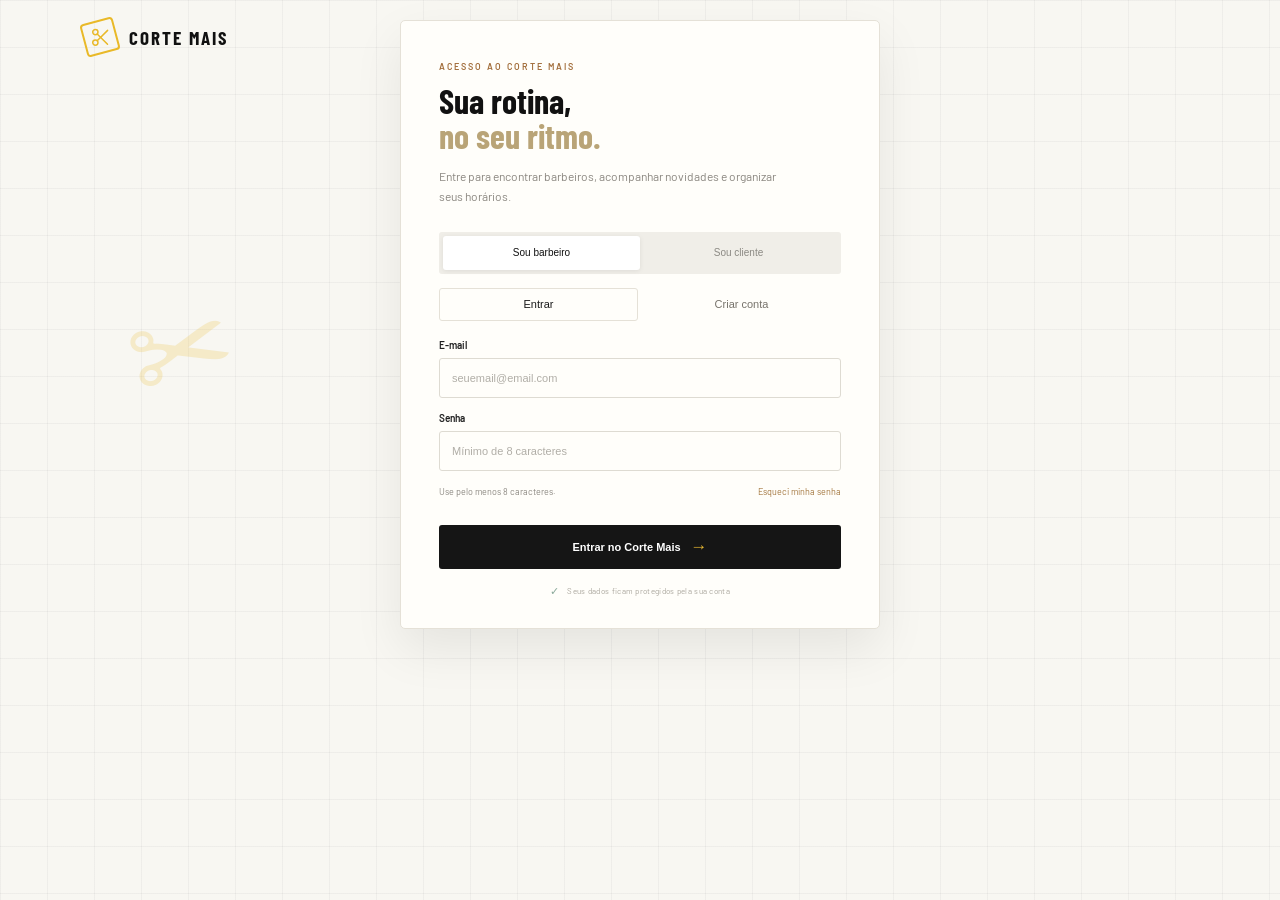
<file: index.html>
<!DOCTYPE html>
<html lang="pt-BR">

<head>
    <meta charset="UTF-8">
    <meta name="viewport" content="width=device-width, initial-scale=1.0">
    <meta name="description" content="Entre ou crie sua conta no Corte Mais">
    <title>Corte Mais | Acesso</title>
    <link rel="preconnect" href="https://fonts.googleapis.com">
    <link rel="preconnect" href="https://fonts.gstatic.com" crossorigin>
    <link href="https://fonts.googleapis.com/css2?family=Barlow:wght@400;500;600;700&family=Barlow+Condensed:wght@500;600;700&display=swap" rel="stylesheet">
    <link rel="stylesheet" href="style.css?v=20261117-1">
</head>

<body>
    <main class="pagina-login">
        <header class="marca">
            <div class="icone-marca" aria-hidden="true">
                <svg viewBox="0 0 24 24" focusable="false">
                    <circle cx="6" cy="6" r="3"></circle>
                    <circle cx="6" cy="18" r="3"></circle>
                    <path d="m8.1 8.1 11.8 11.8M20 4 8.1 15.9M12 12l3-3"></path>
                </svg>
            </div>
            <div class="texto-marca"><h1>CORTE MAIS</h1></div>
        </header>

        <div class="decoracao-tesoura" aria-hidden="true">✂</div>

        <section class="cartao-login">
            <div class="cabecalho-login">
                <span class="rotulo-login">ACESSO AO CORTE MAIS</span>
                <h2 id="titulo-acesso">Sua rotina,<br><span>no seu ritmo.</span></h2>
                <p id="descricao-acesso">Entre para encontrar barbeiros, acompanhar novidades e organizar seus horários.</p>
            </div>

            <div class="tipo-acesso" role="tablist" aria-label="Tipo de conta">
                <button type="button" class="opcao-acesso ativo" role="tab" aria-selected="true" data-role="barber">Sou barbeiro</button>
                <button type="button" class="opcao-acesso" role="tab" aria-selected="false" data-role="customer">Sou cliente</button>
            </div>

            <div class="modo-acesso" role="group" aria-label="Ação da conta">
                <button type="button" class="modo-acesso-ativo" id="modo-entrar">Entrar</button>
                <button type="button" id="modo-criar">Criar conta</button>
            </div>

            <form class="formulario-login" id="formulario-acesso">
                <div class="grupo-formulario campo-cadastro" id="campo-nome" hidden>
                    <label for="full-name">Nome</label>
                    <input type="text" id="full-name" name="full_name" autocomplete="name" maxlength="100">
                </div>
                <div class="grupo-formulario campo-cadastro" id="campo-barbearia" hidden>
                    <label for="shop-name">Nome da barbearia</label>
                    <input type="text" id="shop-name" name="shop_name" maxlength="100">
                </div>
                <div class="grupo-formulario">
                    <label for="email">E-mail</label>
                    <input type="email" id="email" name="email" placeholder="seuemail@email.com" autocomplete="email" required>
                </div>
                <div class="grupo-formulario">
                    <label for="password">Senha</label>
                    <div class="campo-senha">
                        <input type="password" id="password" name="password" placeholder="Mínimo de 8 caracteres" autocomplete="current-password" minlength="8" required>
                    </div>
                </div>

                <div class="opcoes-formulario" id="opcoes-login">
                    <span class="dica-senha">Use pelo menos 8 caracteres.</span>
                    <button type="button" class="esqueci-senha" id="recuperar-senha">Esqueci minha senha</button>
                </div>

                <p class="erro-login" id="status-acesso" role="status" aria-live="polite" hidden></p>
                <button type="button" class="esqueci-senha" id="reenviar-confirmacao" hidden>Reenviar e-mail de confirmação</button>
                <button type="submit" class="botao-login" id="botao-acesso">
                    <span>Entrar no Corte Mais</span>
                    <span class="seta" aria-hidden="true">→</span>
                </button>
            </form>

            <div class="mensagem-seguranca">
                <span aria-hidden="true">✓</span>
                <span>Seus dados ficam protegidos pela sua conta</span>
            </div>
        </section>
    </main>
    <script type="module" src="index.js?v=20261117-1"></script>
</body>

</html>
</file>
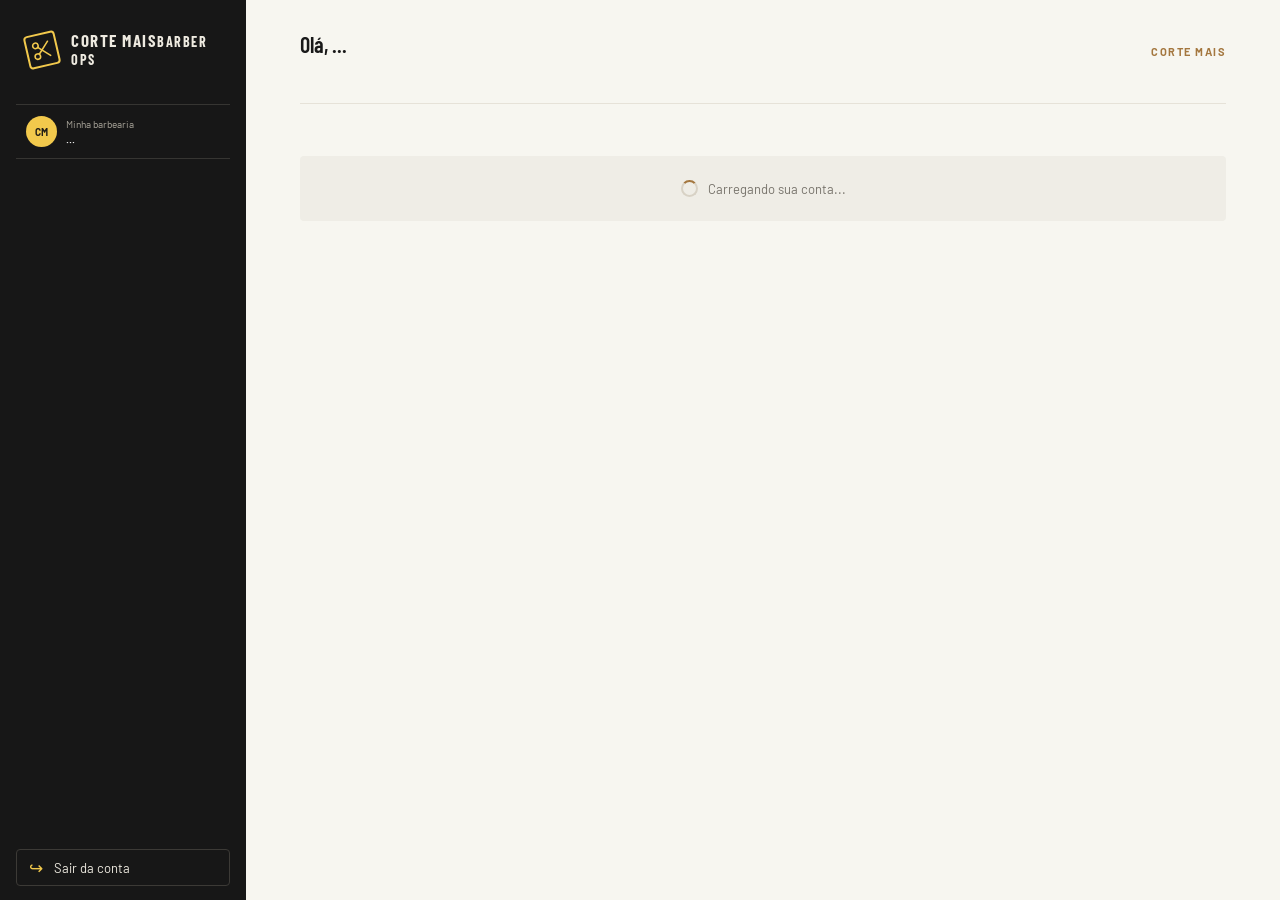
<file: home.html>
<!DOCTYPE html>
<html lang="pt-BR">

<head>
    <meta charset="UTF-8">
    <meta name="viewport" content="width=device-width, initial-scale=1.0">
    <meta name="description" content="Área de clientes e barbeiros do Corte Mais">
    <title>Corte Mais | Painel</title>
    <link rel="preconnect" href="https://fonts.googleapis.com">
    <link rel="preconnect" href="https://fonts.gstatic.com" crossorigin>
    <link href="https://fonts.googleapis.com/css2?family=Barlow:wght@400;500;600;700&family=Barlow+Condensed:wght@500;600;700&display=swap" rel="stylesheet">
    <link rel="stylesheet" href="app.css?v=20261117-5">
    <link rel="stylesheet" href="home.css?v=20261117-5">
</head>

<body class="painel-aplicativo">
    <div class="estrutura-painel">
            <aside class="barra-lateral" aria-label="Navegação principal">
                <a class="marca-painel" href="home.html" aria-label="Corte Mais, início">
                    <span class="simbolo-marca" aria-hidden="true">
                        <svg viewBox="0 0 24 24" focusable="false">
                            <circle cx="6" cy="6" r="3"></circle>
                            <circle cx="6" cy="18" r="3"></circle>
                            <path d="m8.1 8.1 11.8 11.8M20 4 8.1 15.9M12 12l3-3"></path>
                        </svg>
                    </span>
                    <span class="nome-marca">CORTE MAIS<small>BARBER OPS</small></span>
                </a>
                <div class="seletor-negocio" aria-label="Conta atual">
                    <span class="avatar avatar-negocio" id="business-avatar">CM</span>
                    <span class="dados-negocio"><small id="business-name">Minha barbearia</small><strong id="user-name">...</strong></span>
                </div>
                <nav class="navegacao-painel" id="app-nav" aria-label="Navegação do painel"></nav>
                <button class="botao-sair" id="sign-out" type="button"><span aria-hidden="true">↪</span> Sair da conta</button>
            </aside>
            <div class="area-aplicativo">
                <header class="barra-superior">
                    <div class="saudacao-topo">
                        <span class="data-atual" id="today-date"></span>
                        <p>Olá, <strong id="greeting-name">...</strong></p>
                    </div>
                    <div class="acoes-topo">
                        <span class="eyebrow" id="role-label">CORTE MAIS</span>
                        <button class="button button-quiet" id="sign-out-top" type="button">Sair</button>
                    </div>
                </header>
                <main class="conteudo-painel" id="app-main" tabindex="-1">
                    <p class="loading-state" role="status"><span class="loading-spinner" aria-hidden="true"></span>Carregando sua conta...</p>
                </main>
        </div>
    </div>
    <dialog id="app-dialog" class="dialogo-cliente" aria-label="Formulário do painel"></dialog>
    <div id="app-notice" class="aviso-flutuante" role="status" aria-live="polite"></div>
    <script type="module" src="home.js?v=20261117-6"></script>
</body>

</html>
</file>
<file: style.css>
* {
    margin: 0;
    padding: 0;
    box-sizing: border-box;
}

[hidden] {
    display: none !important;
}

html {
    font-size: 16px;
}

body {
    min-height: 100vh;
    font-family: "Barlow", "Segoe UI", sans-serif;
    color: #111111;
    background-color: #f8f7f2;
}

.pagina-login {
    position: relative;

    min-height: 100vh;

    display: flex;
    justify-content: center;
    align-items: flex-start;

    padding: 20px;

    overflow: hidden;

    background-color: #f8f7f2;

    /* Grade do fundo */
    background-image:
        linear-gradient(
            rgba(40, 40, 40, 0.045) 1px,
            transparent 1px
        ),
        linear-gradient(
            90deg,
            rgba(40, 40, 40, 0.045) 1px,
            transparent 1px
        );

    background-size: 47px 47px;
}

.marca {
    position: absolute;

    top: 20px;
    left: 6.5%;

    display: flex;
    align-items: center;

    gap: 12px;

    z-index: 2;
}

.icone-marca {
    width: 34px;
    height: 34px;

    border: 2px solid #e9b928;
    border-radius: 4px;

    display: flex;
    align-items: center;
    justify-content: center;

    transform: rotate(-15deg);
}

.icone-marca svg {
    width: 21px;
    height: 21px;

    fill: none;
    stroke: #e9b928;
    stroke-linecap: round;
    stroke-linejoin: round;
    stroke-width: 1.7;

    transform: rotate(15deg);
}

.texto-marca h1 {
    font-family: "Barlow Condensed", "Barlow", sans-serif;
    font-size: 19px;
    font-weight: 700;
    letter-spacing: 2px;
    line-height: 1;
}

.decoracao-tesoura {
    position: absolute;

    left: 10%;
    top: 30%;

    font-size: 125px;

    color: rgba(235, 195, 75, 0.25);

    transform: rotate(-15deg);

    user-select: none;
    pointer-events: none;
}


.cartao-login {
    width: 100%;
    max-width: 480px;

    margin-top: 0;

    padding: 40px 38px 30px;

    background-color: #fffefa;

    border: 1px solid #e5e1d7;

    border-radius: 5px;

    box-shadow:
        0 20px 50px rgba(0, 0, 0, 0.08);

    z-index: 1;
}


.cabecalho-login {
    margin-bottom: 26px;
}

.rotulo-login {
    display: block;

    margin-bottom: 12px;

    font-size: 9px;
    font-weight: 600;

    letter-spacing: 2px;

    color: #a36f3d;
}

.cabecalho-login h2 {
    font-family: "Barlow Condensed", "Barlow", sans-serif;
    font-size: 34px;
    font-weight: 700;

    line-height: 1.02;

    letter-spacing: 0;

    color: #111111;
}

.cabecalho-login h2 span {
    color: #b9a477;
}

.cabecalho-login p {
    max-width: 350px;

    margin-top: 14px;

    font-size: 12px;
    line-height: 1.6;

    color: #8b8780;
}


.tipo-acesso {
    display: grid;
    grid-template-columns: 1fr 1fr;

    padding: 4px;

    margin-bottom: 22px;

    background-color: #f0eee8;

    border-radius: 3px;
}

.opcao-acesso {
    height: 34px;

    border: none;
    border-radius: 3px;

    background: transparent;

    color: #8b8983;

    font-size: 10px;
    font-weight: 500;

    cursor: pointer;

    transition:
        background-color 0.2s ease,
        color 0.2s ease,
        box-shadow 0.2s ease;
}

.opcao-acesso.ativo {
    background-color: #ffffff;

    color: #111111;

    box-shadow:
        0 1px 5px rgba(0, 0, 0, 0.08);
}

.opcao-acesso:hover {
    color: #111111;
}


.formulario-login {
    display: flex;
    flex-direction: column;

    gap: 14px;
}

.erro-login {
    color: #a44435;
    font-size: 11px;
    line-height: 1.4;
}

.grupo-formulario {
    display: flex;
    flex-direction: column;

    gap: 7px;
}

.grupo-formulario label {
    font-size: 10px;
    font-weight: 600;

    color: #202020;
}

.grupo-formulario input {
    width: 100%;
    height: 40px;

    padding: 0 12px;

    border: 1px solid #dedbd2;
    border-radius: 3px;

    outline: none;

    background-color: #fffefa;

    color: #111111;

    font-size: 11px;

    transition:
        border-color 0.2s ease,
        box-shadow 0.2s ease;
}

.grupo-formulario input::placeholder {
    color: #b1aea7;
}

.grupo-formulario input:focus {
    border-color: #c59d4a;

    box-shadow:
        0 0 0 3px rgba(197, 157, 74, 0.12);
}


/* =========================================
   CAMPO DE SENHA
========================================= */

.campo-senha {
    position: relative;
}

.campo-senha input {
    padding-right: 40px;
}

.alternar-senha {
    position: absolute;

    top: 50%;
    right: 10px;

    transform: translateY(-50%);

    border: none;

    background: transparent;

    color: #99958d;

    cursor: pointer;

    font-size: 13px;
}


/* =========================================
   OPÇÕES
========================================= */

.opcoes-formulario {
    display: flex;
    align-items: center;
    justify-content: space-between;

    margin-top: 1px;

    font-size: 9px;
}

.manter-conectado {
    display: flex;
    align-items: center;

    gap: 7px;

    color: #8b8780;

    cursor: pointer;
}

.manter-conectado input {
    width: 14px;
    height: 14px;

    accent-color: #191919;

    cursor: pointer;
}

.esqueci-senha {
    color: #a4773f;

    text-decoration: none;

    transition: color 0.2s ease;
}

.modo-acesso {
    display: grid;
    grid-template-columns: 1fr 1fr;
    gap: 4px;
    margin: -8px 0 18px;
}

.modo-acesso button {
    min-height: 33px;
    border: 1px solid transparent;
    border-radius: 3px;
    color: #77736b;
    background: transparent;
    font-size: 11px;
}

.modo-acesso button:hover,
.modo-acesso button.modo-acesso-ativo {
    border-color: #e5e1d7;
    color: #191919;
    background: #fffefa;
}

.opcoes-formulario .dica-senha {
    color: #8b8780;
}

.opcoes-formulario .esqueci-senha {
    padding: 0;
    border: 0;
    background: transparent;
    font: inherit;
    cursor: pointer;
}

.opcoes-formulario .esqueci-senha:hover {
    color: #75562c;
}

.erro-login.status-erro {
    padding: 9px 10px;
    border-radius: 3px;
    color: #a44435;
    background: #f8e9e5;
}

.botao-login:disabled {
    cursor: wait;
    opacity: 0.65;
}

.botao-login[aria-busy="true"]::after,
.esqueci-senha[aria-busy="true"]::after {
    content: "";
    display: inline-block;
    width: 13px;
    height: 13px;
    margin-left: 7px;
    border: 2px solid currentColor;
    border-top-color: transparent;
    border-radius: 50%;
    vertical-align: middle;
    animation: corte-mais-spin 700ms linear infinite;
}

.botao-login[aria-busy="true"] .seta {
    display: none;
}

.esqueci-senha[aria-busy="true"] {
    cursor: wait;
    opacity: 0.65;
}

@keyframes corte-mais-spin {
    to { transform: rotate(360deg); }
}

.esqueci-senha:hover {
    color: #111111;
    text-decoration: underline;
}


/* =========================================
   BOTÃO
========================================= */

.botao-login {
    width: 100%;
    height: 44px;

    display: flex;
    align-items: center;
    justify-content: center;

    gap: 10px;

    margin-top: 14px;

    border: none;
    border-radius: 3px;

    background-color: #151515;

    color: #ffffff;

    font-size: 11px;
    font-weight: 600;

    cursor: pointer;

    transition:
        background-color 0.2s ease,
        transform 0.2s ease;
}

.botao-login .seta {
    color: #e4b531;

    font-size: 17px;
}

.botao-login:hover {
    background-color: #292929;

    transform: translateY(-1px);
}

.botao-login:active {
    transform: translateY(0);
}

.botao-login:focus-visible {
    outline: 3px solid rgba(228, 181, 49, 0.35);
    outline-offset: 2px;
}


/* =========================================
   DEMONSTRAÇÃO
========================================= */

.acesso-demonstracao {
    padding: 15px 0 17px;

    border-bottom: 1px solid #ebe8df;

    text-align: center;
}

.acesso-demonstracao p {
    font-size: 9px;

    color: #aaa59c;
}

.acesso-demonstracao strong {
    font-weight: 500;

    color: #8c887f;
}


/* =========================================
   SEGURANÇA
========================================= */

.mensagem-seguranca {
    display: flex;
    justify-content: center;
    align-items: center;

    gap: 8px;

    padding-top: 15px;

    font-size: 8px;

    color: #a9a59c;

    letter-spacing: 0.3px;
}

.mensagem-seguranca span:first-child {
    color: #8aa99a;

    font-size: 11px;
}


/* =========================================
   RESPONSIVIDADE
========================================= */

@media (max-width: 900px) {

    .marca {
        left: 30px;
    }

    .decoracao-tesoura {
        left: 3%;
        opacity: 0.5;
    }
}


@media (max-width: 600px) {

    .pagina-login {
        padding: 85px 15px 30px;
    }

    .marca {
        top: 20px;
        left: 20px;
    }

    .texto-marca h1 {
        font-size: 17px;
    }

    .decoracao-tesoura {
        display: none;
    }

    .cartao-login {
        padding: 30px 22px 25px;

        border-radius: 4px;
    }

    .cabecalho-login h2 {
        font-size: 29px;
    }

    .cabecalho-login p {
        font-size: 11px;
    }
}


@media (max-width: 380px) {

    .pagina-login {
        padding-left: 10px;
        padding-right: 10px;
    }

    .cartao-login {
        padding-left: 18px;
        padding-right: 18px;
    }

    .cabecalho-login h2 {
        font-size: 27px;
    }
}
</file>
<file: app.css>
:root {
    font-family: "Barlow", "Segoe UI", sans-serif;
    color: #191919;
    background: #f8f7f2;
    font-synthesis: none;
    text-rendering: optimizeLegibility;
}

* { box-sizing: border-box; }
body { min-width: 320px; min-height: 100vh; margin: 0; }
button, input, textarea, select { font: inherit; }
button { cursor: pointer; }
[hidden] { display: none !important; }

.app-shell { width: min(1120px, calc(100% - 32px)); margin: 0 auto; }
.app-header { min-height: 78px; display: flex; align-items: center; justify-content: space-between; gap: 16px; border-bottom: 1px solid #e5e1d7; }
.app-brand { display: inline-flex; align-items: center; gap: 10px; color: #191919; text-decoration: none; font-family: "Barlow Condensed", sans-serif; font-size: 21px; font-weight: 700; letter-spacing: 1.5px; }
.app-brand span { color: #a4773f; font-size: 25px; }
.app-user { display: flex; align-items: center; gap: 14px; color: #625e55; font-size: 14px; }
.app-nav { display: flex; gap: 8px; padding: 16px 0; border-bottom: 1px solid #e5e1d7; overflow-x: auto; }
.nav-button { border: 0; border-radius: 3px; padding: 10px 15px; color: #625e55; background: transparent; white-space: nowrap; }
.nav-button:hover, .nav-button.active { color: #191919; background: #ebe7dc; }
.app-main { padding: 28px 0 60px; }
.page-heading { display: flex; justify-content: space-between; align-items: flex-end; gap: 18px; margin-bottom: 22px; }
.eyebrow { display: block; margin-bottom: 7px; color: #a4773f; font-size: 11px; font-weight: 700; letter-spacing: 1.5px; }
h1, h2, h3, p { margin-top: 0; }
h1 { margin-bottom: 5px; font-family: "Barlow Condensed", sans-serif; font-size: clamp(28px, 5vw, 38px); }
h2 { margin-bottom: 6px; font-family: "Barlow Condensed", sans-serif; font-size: 25px; }
h3 { margin-bottom: 5px; font-size: 17px; }
.muted, .page-heading p { color: #77736b; }
.page-heading p { margin-bottom: 0; }
.button { display: inline-flex; align-items: center; justify-content: center; gap: 7px; min-height: 40px; padding: 9px 15px; border: 1px solid #d8d2c5; border-radius: 3px; color: #292720; background: #fffefa; text-decoration: none; font-weight: 600; }
.button:hover { border-color: #b9a477; }
.button-primary { border-color: #20201d; color: #fff; background: #20201d; }
.button-primary:hover { border-color: #433c2f; background: #433c2f; }
.button-quiet { min-height: 36px; padding: 7px 12px; }
.button-danger { color: #9c3e32; }
.button:disabled { cursor: wait; opacity: .6; }
.button[aria-busy="true"] { opacity: .78; }
.button[aria-busy="true"]::after { content: ""; width: 13px; height: 13px; flex: 0 0 13px; border: 2px solid currentColor; border-top-color: transparent; border-radius: 50%; animation: corte-mais-spin 700ms linear infinite; }
.card { margin: 0 0 16px; padding: 20px; border: 1px solid #e5e1d7; border-radius: 4px; background: #fffefa; box-shadow: 0 5px 18px #19191908; }
.card-header { display: flex; justify-content: space-between; align-items: flex-start; gap: 15px; margin-bottom: 14px; }
.feed-card { overflow: hidden; padding: 24px; }
.feed-post-header { display: flex; align-items: center; gap: 12px; }
.feed-post-identity { display: grid; min-width: 0; gap: 4px; }
.feed-shop-link { width: fit-content; max-width: 100%; padding: 0; overflow: hidden; border: 0; color: #191919; background: transparent; font-size: 15px; font-weight: 700; text-align: left; text-overflow: ellipsis; white-space: nowrap; cursor: pointer; }
.feed-shop-link:hover { text-decoration: underline; text-underline-offset: 3px; }
.feed-post-byline { display: flex; flex-wrap: wrap; align-items: center; gap: 5px; color: #77736b; font-size: 12px; }
.feed-copy { margin: 16px 0 0; line-height: 1.55; white-space: pre-wrap; overflow-wrap: anywhere; }
.feed-media { display: grid; width: min(100%, 600px, 72vh); aspect-ratio: 1; margin: 10px auto 0; overflow: hidden; place-items: center; border: 1px solid #eeeae1; border-radius: 3px; background: #f3f0e7; }
.feed-image { display: block; width: 100%; height: 100%; object-fit: contain; }
.feed-actions { display: flex; flex-wrap: wrap; gap: 8px; margin-top: 16px; padding-top: 14px; border-top: 1px solid #eeeae1; }
.feed-actions .button { min-height: 44px; }
.painel-aplicativo .feed-actions .feed-booking { border-color: #e4bb36; color: #191919; background: #f2c94c; }
.painel-aplicativo .feed-actions .feed-booking:hover { border-color: #d3aa27; color: #191919; background: #e9bd3e; }
.feed-like.is-liked { border-color: #e6c348; background: #fbf2d3; }
.grid-cards { display: grid; grid-template-columns: repeat(auto-fit, minmax(230px, 1fr)); gap: 14px; }
.price { color: #8a632e; font-size: 18px; font-weight: 700; }
.form-grid { display: grid; grid-template-columns: repeat(2, minmax(0, 1fr)); gap: 14px; }
.field { display: flex; flex-direction: column; gap: 6px; margin-bottom: 14px; }
.field-full { grid-column: 1 / -1; }
.field label { color: #39372f; font-size: 13px; font-weight: 600; }
.field input, .field textarea, .field select { width: 100%; min-height: 42px; padding: 9px 11px; border: 1px solid #dedbd2; border-radius: 3px; color: #191919; background: #fffefa; }
.field textarea { min-height: 100px; resize: vertical; }
.field input:focus, .field textarea:focus, .field select:focus { outline: 2px solid #c59d4a55; border-color: #c59d4a; }
.service-card, .booking-card, .comment-item { display: flex; align-items: flex-start; justify-content: space-between; gap: 15px; }
.service-actions, .booking-actions { display: flex; flex-wrap: wrap; gap: 7px; }
.status-pill { display: inline-block; padding: 5px 9px; border-radius: 999px; color: #68572d; background: #f5edcf; font-size: 12px; font-weight: 600; }
.status-pill.confirmed { color: #276348; background: #e1f1e8; }
.status-pill.cancelled { color: #8f443b; background: #f7e6e2; }
.comments { margin-top: 14px; padding-top: 12px; border-top: 1px solid #eeeae1; }
.comment-item { justify-content: flex-start; margin: 10px 0; }
.comment-item strong { min-width: max-content; }
.inline-form { display: flex; gap: 8px; margin-top: 12px; }
.inline-form input { flex: 1; min-width: 0; padding: 9px; border: 1px solid #dedbd2; border-radius: 3px; }
.empty-state, .loading-state, .error-state { padding: 24px; border-radius: 4px; color: #77736b; background: #efede6; text-align: center; }
.loading-state { display: flex; align-items: center; justify-content: center; gap: 10px; }
.loading-spinner { display: inline-block; width: 17px; height: 17px; flex: 0 0 17px; border: 2px solid #d8d2c5; border-top-color: #a4773f; border-radius: 50%; animation: corte-mais-spin 700ms linear infinite; }
#app-main[aria-busy="true"].carregando::after { content: ""; position: absolute; top: 20px; right: 0; z-index: 2; width: 17px; height: 17px; border: 2px solid #d8d2c5; border-top-color: #a4773f; border-radius: 50%; animation: corte-mais-spin 700ms linear infinite; }
.error-state { color: #9c3e32; background: #f7e6e2; }
.app-dialog { width: min(520px, calc(100% - 24px)); max-height: min(90vh, 800px); padding: 0; border: 1px solid #e5e1d7; border-radius: 5px; background: #fffefa; box-shadow: 0 20px 70px #0003; }
.app-dialog::backdrop { background: #16151088; }
.dialog-content { padding: 23px; }
.dialog-heading { display: flex; justify-content: space-between; align-items: flex-start; gap: 14px; margin-bottom: 18px; }
.painel-aplicativo button.dialog-close { display: inline-grid; width: 48px; height: 48px; flex: 0 0 auto; place-items: center; border: 0; color: #77736b; background: transparent; font-size: 36px; }
.app-notice { position: fixed; right: 20px; bottom: 20px; z-index: 3; max-width: min(440px, calc(100% - 40px)); padding: 12px 16px; border-radius: 4px; color: #fff; background: #20201d; box-shadow: 0 6px 22px #0003; opacity: 0; pointer-events: none; transform: translateY(8px); transition: .2s ease; }
.app-notice.visible { opacity: 1; transform: translateY(0); }

@keyframes corte-mais-spin {
    to { transform: rotate(360deg); }
}

@media (max-width: 600px) {
    .app-shell { width: min(100% - 22px, 1120px); }
    .app-header { min-height: 65px; }
    .app-user { gap: 8px; font-size: 12px; }
    .app-nav { padding: 10px 0; }
    .app-main { padding-top: 21px; }
    .page-heading, .service-card, .booking-card { align-items: stretch; flex-direction: column; }
    .form-grid { grid-template-columns: 1fr; gap: 0; }
    .field-full { grid-column: auto; }
    .card { padding: 16px; }
    .feed-card { padding: 18px; }
    .feed-actions .feed-booking { flex: 1 1 100%; }
}
</file>
<file: home.css>
.painel-aplicativo {
    --fundo: #f7f6f0;
    --superficie: #fffefa;
    --linha: #e6e2d8;
    --texto: #191919;
    --suave: #858279;
    --amarelo: #f2c94c;
    min-height: 100vh;
    color: var(--texto);
    background: var(--fundo);
    font-family: "Barlow", "Segoe UI", sans-serif;
    font-size: 13px;
}

.painel-aplicativo *,
.painel-aplicativo *::before,
.painel-aplicativo *::after { box-sizing: border-box; }
.painel-aplicativo button,
.painel-aplicativo input { font: inherit; }
.painel-aplicativo button { color: inherit; }
.painel-aplicativo button.button { color: #292720; }
.painel-aplicativo button.button-primary { color: #fff; }
.painel-aplicativo button.button-danger { color: #9c3e32; }
.estrutura-painel { min-height: 100vh; }

.barra-lateral {
    position: fixed;
    inset: 0 auto 0 0;
    z-index: 5;
    display: flex;
    flex-direction: column;
    width: 246px;
    padding: 28px 16px 14px;
    color: #eeeae0;
    background: #171717;
}

.marca-painel {
    display: flex;
    align-items: center;
    gap: 13px;
    min-height: 43px;
    margin: 0 10px 33px;
    color: inherit;
    text-decoration: none;
}

.simbolo-marca {
    display: grid;
    width: 32px;
    height: 34px;
    flex: 0 0 auto;
    place-items: center;
    border: 2px solid var(--amarelo);
    border-radius: 4px;
    transform: rotate(-13deg);
}

.simbolo-marca svg {
    width: 22px;
    height: 22px;
    fill: none;
    stroke: var(--amarelo);
    stroke-linecap: round;
    stroke-linejoin: round;
    stroke-width: 1.7;
}

.nome-marca {
    font-family: "Barlow Condensed", "Barlow", sans-serif;
    font-size: 17px;
    font-weight: 700;
    line-height: 1.05;
    letter-spacing: 1.5px;
}

.menu-negocio { position: relative; }

.seletor-negocio {
    display: flex;
    align-items: center;
    width: 100%;
    min-height: 55px;
    padding: 9px 10px;
    border: 0;
    border-top: 1px solid #363532;
    border-bottom: 1px solid #363532;
    background: transparent;
    text-align: left;
    cursor: pointer;
}

.seletor-negocio:hover { background: #22211f; }
.seletor-negocio[aria-expanded="true"] .icone-chevron { transform: rotate(180deg); }
.icone-chevron { transition: transform 150ms ease; }

.painel-menu-negocio {
    position: absolute;
    top: calc(100% + 8px);
    right: 0;
    left: 0;
    z-index: 8;
    display: grid;
    gap: 7px;
    padding: 14px;
    border: 1px solid #3e3c37;
    border-radius: 4px;
    color: #f0ede5;
    background: #22211f;
    box-shadow: 0 14px 30px rgba(0, 0, 0, .28);
}

.painel-menu-negocio[hidden] { display: none; }
.rotulo-menu-negocio { color: #aaa69b; font-size: 8px; font-weight: 600; letter-spacing: 1.4px; }
.painel-menu-negocio > strong { font-size: 11px; }
.painel-menu-negocio > span:not(.rotulo-menu-negocio) { color: #bcb8ae; font-size: 10px; }
.acoes-menu-negocio { display: grid; gap: 4px; margin-top: 4px; padding-top: 7px; border-top: 1px solid #3e3c37; }
.acoes-menu-negocio button { padding: 7px 4px; border: 0; color: #eeeae0; background: transparent; font-size: 10px; text-align: left; cursor: pointer; }
.acoes-menu-negocio button:hover { color: var(--amarelo); }

.avatar {
    position: relative;
    display: inline-grid;
    flex: 0 0 auto;
    overflow: hidden;
    place-items: center;
    border-radius: 50%;
    color: #201d16;
    background: var(--amarelo);
    font-size: 10px;
    font-weight: 700;
}

.avatar-negocio { width: 31px; height: 31px; margin-right: 9px; }
.dados-negocio { display: grid; min-width: 0; gap: 3px; }
.dados-negocio small { overflow: hidden; color: #aaa69b; font-size: 10px; text-overflow: ellipsis; white-space: nowrap; }
.dados-negocio strong { color: #fff; font-size: 11px; font-weight: 600; }
.icone-chevron { margin-left: auto; color: #b4b0a6; font-size: 18px; }

.navegacao-painel {
    display: flex;
    flex: 1;
    flex-direction: column;
    gap: 24px;
    overflow-y: auto;
    padding: 25px 3px 12px;
}

.grupo-navegacao { display: grid; gap: 3px; }
.titulo-navegacao { margin: 0 10px 7px; color: #858178; font-size: 9px; font-weight: 600; letter-spacing: 1.25px; }

.link-navegacao {
    display: flex;
    align-items: center;
    min-height: 39px;
    padding: 0 11px;
    border: 0;
    border-left: 2px solid transparent;
    border-radius: 3px;
    color: #c7c3ba;
    background: transparent;
    font-size: 12px;
    font-weight: 500;
    text-align: left;
    text-decoration: none;
    cursor: pointer;
    transition: color 150ms ease, background-color 150ms ease, border-color 150ms ease;
}

.link-navegacao:hover { color: #fff; background: #232220; }
.link-navegacao.ativo, .link-navegacao.ativo:hover {
    border-left-color: var(--amarelo);
    color: #fff;
    background: #292825;
    font-weight: 600;
}
.link-navegacao[data-view="profile"]:not(.ativo) { min-height: 43px; margin-top: 5px; border: 1px solid #3b3934; color: #f0ede5; font-weight: 600; }
.link-navegacao[data-view="profile"]:not(.ativo):hover { border-color: #5a5548; background: #232220; }
.contador-nav { display: inline-grid; min-width: 20px; height: 18px; margin-left: auto; padding: 0 5px; place-items: center; border-radius: 9px; color: #e5e1d8; background: #3d3c39; font-size: 9px; font-weight: 700; }
.link-navegacao.ativo .contador-nav { color: #171717; background: var(--amarelo); }
.link-sair-mobile { display: none; }

.botao-sair {
    display: flex;
    align-items: center;
    gap: 11px;
    min-height: 37px;
    padding: 0 12px;
    border: 1px solid #3c3a36;
    border-radius: 4px;
    color: #dedbd4;
    font-size: 11px;
    text-decoration: none;
}

.botao-sair:hover { border-color: var(--amarelo); color: var(--amarelo); }
.botao-sair span { color: var(--amarelo); font-size: 17px; }

.avatar .texto-avatar { position: relative; z-index: 0; }
.avatar .imagem-perfil { position: absolute; inset: 0; z-index: 1; width: 100%; height: 100%; border-radius: inherit; object-fit: cover; }
.cabecalho-postagem { display: flex; align-items: center; gap: 10px; }
.avatar-postagem { width: 38px; height: 38px; }
.avatar-comentario { width: 30px; height: 30px; }
.botao-avatar-perfil { padding: 0; border: 0; cursor: pointer; }
.link-perfil-barbeiro { display: grid; gap: 2px; padding: 0; border: 0; color: inherit; background: transparent; text-align: left; cursor: pointer; }
.link-perfil-barbeiro .eyebrow { margin-bottom: 0; }
.link-perfil-barbeiro strong { font-size: 13px; font-weight: 600; }
.link-perfil-barbeiro:hover strong { text-decoration: underline; text-underline-offset: 2px; }
.feed-post-identity .link-localizacao { margin: 0; font-size: 10px; }
.topo-perfil-barbeiro { padding: 24px; }
.topo-perfil-barbeiro > .button { margin-bottom: 22px; }
.identidade-perfil-barbeiro { display: grid; grid-template-columns: auto minmax(0, 1fr) auto; align-items: center; gap: 24px; }
.avatar-perfil-grande.avatar-perfil-barbeiro { width: 96px; height: 96px; }
.dados-perfil-barbeiro { min-width: 0; }
.dados-perfil-barbeiro h1 { margin: 0 0 4px; font-family: "Barlow Condensed", "Barlow", sans-serif; font-size: clamp(26px, 3vw, 34px); font-weight: 600; line-height: 1.1; }
.dados-perfil-barbeiro > strong { display: block; margin-bottom: 8px; color: #5f5b53; font-size: 12px; }
.dados-perfil-barbeiro > p { margin: 0; color: #77746b; line-height: 1.5; }
.estatisticas-perfil-barbeiro { display: flex; gap: 20px; padding-left: 22px; border-left: 1px solid var(--linha); }
.estatisticas-perfil-barbeiro > div { display: grid; gap: 4px; text-align: center; }
.estatisticas-perfil-barbeiro strong { font-size: 17px; }
.estatisticas-perfil-barbeiro span { color: #77746b; font-size: 10px; }
.secao-perfil-barbeiro { margin-top: 24px; }
.servicos-perfil-barbeiro { display: grid; grid-template-columns: repeat(auto-fit, minmax(230px, 1fr)); gap: 12px; }
.servico-perfil-barbeiro { display: flex; flex-direction: column; justify-content: space-between; gap: 14px; margin: 0; }
.servico-perfil-barbeiro .price { display: block; margin-top: 7px; }
.grade-publicacoes-barbeiro { display: grid; grid-template-columns: repeat(3, minmax(0, 1fr)); gap: 12px; }
.publicacao-perfil-barbeiro { position: relative; overflow: hidden; aspect-ratio: 1; border: 1px solid var(--linha); background: #f3edda; }
.publicacao-perfil-barbeiro img { display: block; width: 100%; height: 100%; object-fit: cover; }
.legenda-publicacao-barbeiro { position: absolute; right: 0; bottom: 0; left: 0; max-height: 70%; overflow: hidden; padding: 12px; color: #fff; background: linear-gradient(transparent, rgba(0, 0, 0, .78)); font-size: 10px; line-height: 1.45; opacity: 0; transition: opacity 150ms ease; }
.publicacao-perfil-barbeiro:hover .legenda-publicacao-barbeiro { opacity: 1; }
.texto-publicacao-barbeiro { height: 100%; overflow: auto; margin: 0; padding: 14px; color: #514a3c; font-size: 11px; line-height: 1.5; white-space: pre-wrap; overflow-wrap: anywhere; }
.detalhes-interacao, .lista-curtidas { display: grid; gap: 8px; margin-top: 12px; padding-top: 12px; border-top: 1px solid #efede7; }
.detalhes-interacao .comment-item { align-items: center; justify-content: flex-start; margin: 0; }
.detalhes-interacao .comment-item > div { display: grid; min-width: 0; gap: 3px; }
.detalhes-interacao .comment-item > div > span { overflow-wrap: anywhere; color: #5f5b53; }
.detalhes-interacao .comment-item time, .curtida-item time { color: #918d84; font-size: 9px; }
.curtida-item { display: flex; align-items: center; gap: 9px; }
.curtida-item strong { font-size: 11px; }
.curtida-item time { margin-left: auto; }
.campo-foto-perfil { display: flex; align-items: center; gap: 17px; margin-bottom: 15px; }
.campo-foto-perfil .field { flex: 1; min-width: 0; margin-bottom: 0; }
.campo-foto-perfil small { color: #858178; font-size: 10px; line-height: 1.5; }
.avatar-perfil-grande { width: 76px; height: 76px; }
.opcao-remover-foto { display: flex; align-items: center; gap: 7px; margin-top: 6px; color: #9c3e32 !important; }
.opcao-remover-foto input { width: auto !important; min-height: 0 !important; }
.localizacao-perfil { display: flex; align-items: center; justify-content: space-between; gap: 16px; margin: 0 0 20px; padding: 17px; border: 1px solid #e8dfc7; border-left: 3px solid var(--amarelo); border-radius: 4px; background: #faf8f0; }
.localizacao-perfil > div { display: grid; gap: 5px; }
.localizacao-perfil > div > strong { font-size: 11px; }
.localizacao-perfil p { margin: 0; color: #858178; font-size: 10px; line-height: 1.5; }
.link-localizacao { display: inline-flex; align-items: center; gap: 5px; margin: 8px 0; color: #80640e; font-size: 10px; font-weight: 600; text-decoration: none; }
.link-localizacao:hover { color: #5f4b0d; text-decoration: underline; }
.mapa-seletor { width: 100%; height: min(52vh, 390px); min-height: 240px; border: 1px solid var(--linha); border-radius: 4px; z-index: 0; }
.estado-mapa { margin: 0; color: #77746b; font-size: 10px; }
.area-aplicativo { min-height: 100vh; margin-left: 246px; }

.barra-superior {
    position: sticky;
    top: 0;
    z-index: 4;
    display: flex;
    align-items: center;
    justify-content: space-between;
    min-height: 104px;
    margin: 0 54px;
    border-bottom: 1px solid var(--linha);
    background: rgba(247, 246, 240, .96);
    backdrop-filter: blur(12px);
}

.data-atual, .sobretitulo { display: block; color: #8b877e; font-size: 9px; font-weight: 600; letter-spacing: 1.7px; }
.saudacao-topo p { margin-top: 6px; font-family: "Barlow Condensed", "Barlow", sans-serif; font-size: 22px; font-weight: 600; }
.saudacao-topo strong { font-weight: 600; }
.acoes-topo { display: flex; align-items: center; gap: 17px; }

.busca-painel {
    display: flex;
    align-items: center;
    gap: 9px;
    width: 148px;
    height: 37px;
    padding: 0 9px;
    border: 1px solid var(--linha);
    border-radius: 4px;
    color: #827e75;
    background: rgba(255, 254, 250, .45);
    transition: border-color 150ms ease, background-color 150ms ease, width 150ms ease;
}

.busca-painel:focus-within { width: 205px; border-color: #c9a83c; background: var(--superficie); }
.busca-painel svg, .botao-icone svg { width: 16px; height: 16px; flex: 0 0 auto; fill: none; stroke: currentColor; stroke-linecap: round; stroke-linejoin: round; stroke-width: 1.6; }
.busca-painel input { width: 100%; min-width: 0; border: 0; outline: 0; color: var(--texto); background: transparent; font-size: 11px; }
.busca-painel input::placeholder { color: #8d8980; opacity: 1; }
.busca-painel kbd { flex: 0 0 auto; padding: 2px 4px; border: 1px solid var(--linha); border-radius: 3px; background: #f2f0e9; font-size: 8px; white-space: nowrap; }
.area-perfil { position: relative; }

.botao-icone, .botao-perfil, .botao-so-icone, .botao-fechar {
    display: inline-grid;
    width: 36px;
    height: 36px;
    flex: 0 0 auto;
    place-items: center;
    border: 0;
    border-radius: 50%;
    background: transparent;
    cursor: pointer;
}

.botao-icone:hover, .botao-so-icone:hover, .botao-fechar:hover { background: #eeece4; }
.botao-perfil { width: 36px; height: 36px; padding: 0; background: #e3e2d9; }
.imagem-avatar { position: absolute; inset: 0; width: 100%; height: 100%; object-fit: cover; }
.botao-perfil .imagem-avatar { border-radius: 50%; }
.botao-perfil .avatar-fallback { width: 100%; height: 100%; background: #e3e2d9; }
.botao-perfil .avatar-perfil-topo { width: 36px; height: 36px; background: #e3e2d9; }

.painel-flutuante {
    position: absolute;
    top: calc(100% + 11px);
    right: 0;
    z-index: 8;
    display: grid;
    width: 248px;
    gap: 7px;
    padding: 16px;
    border: 1px solid var(--linha);
    border-radius: 4px;
    background: var(--superficie);
    box-shadow: 0 14px 36px rgba(30, 28, 22, .12);
}

.painel-flutuante[hidden] { display: none; }
.painel-flutuante strong { font-size: 12px; }
.painel-flutuante span { color: var(--suave); font-size: 11px; }
.menu-perfil button { margin-top: 6px; padding: 9px 0 0; border: 0; border-top: 1px solid var(--linha); color: #765d11; background: transparent; text-align: left; cursor: pointer; }

.conteudo-painel { position: relative; width: min(100% - 108px, 1160px); margin: 0 auto; padding: 52px 0 40px; outline: 0; }
.conteudo-painel.pagina-feed { width: min(100% - 48px, 820px); padding-top: 34px; }
.pagina-feed > section > .card-header { margin-bottom: 12px; }
.pagina-feed > section + section { margin-top: 30px; }
.cabecalho-pagina { display: flex; align-items: flex-end; justify-content: space-between; gap: 24px; margin-bottom: 27px; }
.cabecalho-pagina h1 { margin-top: 11px; font-family: "Barlow Condensed", "Barlow", sans-serif; font-size: clamp(29px, 3vw, 42px); font-weight: 600; line-height: 1.1; }
.cabecalho-pagina p { margin-top: 7px; color: #89857b; font-size: 12px; }

.botao-primario {
    display: inline-flex;
    align-items: center;
    justify-content: center;
    gap: 10px;
    min-height: 42px;
    padding: 0 17px;
    border: 1px solid #191919;
    border-radius: 4px;
    color: #fff !important;
    background: #171717;
    font-size: 11px;
    font-weight: 700;
    white-space: nowrap;
    cursor: pointer;
    transition: background-color 150ms ease, transform 150ms ease;
}

.botao-primario:hover { background: #34322c; transform: translateY(-1px); }
.botao-primario > span { color: var(--amarelo); font-size: 17px; }
.grade-indicadores { display: grid; grid-template-columns: repeat(4, minmax(0, 1fr)); gap: 14px; margin-bottom: 18px; }
.cartao-indicador { min-width: 0; padding: 17px 17px 15px; border: 1px solid var(--linha); border-radius: 4px; background: var(--superficie); }
.topo-indicador { display: flex; align-items: center; justify-content: space-between; gap: 8px; color: #77746b; font-size: 10px; }
.icone-indicador { display: inline-grid; width: 29px; height: 29px; flex: 0 0 auto; place-items: center; border-radius: 4px; }
.icone-indicador svg { width: 15px; height: 15px; fill: none; stroke: currentColor; stroke-linecap: round; stroke-linejoin: round; stroke-width: 1.7; }
.tom-amarelo { color: #876700; background: #f9edbe; }
.tom-verde { color: #477c59; background: #e0eee4; }
.tom-azul { color: #49748b; background: #e1edf1; }
.tom-rosa { color: #a25f54; background: #f5e6df; }
.valor-indicador { display: block; margin-top: 13px; font-family: "Barlow Condensed", "Barlow", sans-serif; font-size: 27px; font-weight: 600; }
.variacao-indicador { display: block; margin-top: 6px; color: #89857b; font-size: 9px; }
.variacao-indicador b { margin-right: 3px; color: #548461; font-size: 12px; }
.grade-conteudo { display: grid; grid-template-columns: minmax(0, 1.25fr) minmax(300px, .85fr); gap: 16px; }
.painel-conteudo { min-width: 0; border: 1px solid var(--linha); border-radius: 4px; background: var(--superficie); }
.painel-agenda, .painel-clientes, .pagina-lista, .tabela-clientes { padding: 21px 20px 0; }
.cabecalho-painel { display: flex; align-items: center; justify-content: space-between; gap: 12px; min-height: 38px; margin-bottom: 13px; }
.cabecalho-painel .sobretitulo { font-size: 8px; }
.cabecalho-painel h2 { margin-top: 5px; font-family: "Barlow Condensed", "Barlow", sans-serif; font-size: 18px; font-weight: 600; }
.link-discreto, .rodape-lista { display: inline-flex; align-items: center; gap: 7px; border: 0; color: #77736a; background: transparent; font-size: 10px; cursor: pointer; }
.link-discreto:hover, .rodape-lista:hover { color: #171717; }
.link-discreto span, .rodape-lista span { color: #a27f16; font-size: 15px; }
.lista-agendamentos, .lista-clientes { display: grid; }

.linha-agendamento {
    display: grid;
    grid-template-columns: 43px 34px minmax(0, 1fr) auto;
    align-items: center;
    gap: 11px;
    min-height: 65px;
    border-top: 1px solid #efede7;
}

.hora-agendamento { color: #5f5b53; font-family: "Barlow Condensed", "Barlow", sans-serif; font-size: 13px; font-weight: 600; }
.avatar-agendamento { width: 33px; height: 33px; background: #e7e2d5; }
.dados-agendamento, .dados-cliente { display: grid; min-width: 0; gap: 4px; }
.dados-agendamento strong, .dados-cliente strong { overflow: hidden; font-size: 11px; font-weight: 600; text-overflow: ellipsis; white-space: nowrap; }
.dados-agendamento span, .dados-cliente span { overflow: hidden; color: #918d84; font-size: 9px; text-overflow: ellipsis; white-space: nowrap; }
.dados-agendamento i { padding: 0 2px; color: #b7b2a8; font-style: normal; }
.estado-agendamento { padding: 5px 7px; border-radius: 12px; font-size: 8px; white-space: nowrap; }
.estado-confirmado { color: #4c7656; background: #e7f0e8; }
.estado-andamento { color: #81660c; background: #f8efca; }
.estado-aguardando { color: #826847; background: #f3eade; }
.cabecalho-painel > .botao-so-icone { width: 29px; height: 29px; border: 1px solid var(--linha); border-radius: 3px; font-size: 16px; }

.linha-cliente { display: grid; grid-template-columns: 34px minmax(0, 1fr) auto; align-items: center; gap: 10px; min-height: 58px; border-top: 1px solid #efede7; }
.avatar-cliente { width: 33px; height: 33px; background: #e9e2d8; }
.valor-cliente { color: #47443d; font-size: 10px; font-weight: 600; white-space: nowrap; }
.rodape-lista { width: 100%; min-height: 43px; justify-content: space-between; border-top: 1px solid #efede7; }
.nota-dados { margin-top: 13px; color: #9b978e; font-size: 9px; text-align: right; }
.acoes-atalho { display: grid; gap: 8px; padding: 0 18px 18px; }
.atalho-painel { display: grid; grid-template-columns: 32px minmax(0, 1fr); align-items: center; gap: 2px 10px; padding: 10px 0; border: 0; border-top: 1px solid #efede7; color: var(--texto); background: transparent; text-align: left; cursor: pointer; }
.atalho-painel > span { display: grid; width: 30px; height: 30px; grid-row: span 2; place-items: center; border-radius: 4px; color: #80640e; background: #f8efca; font-size: 15px; }
.atalho-painel strong { font-size: 11px; font-weight: 600; }
.atalho-painel small { color: #918d84; font-size: 9px; }
.atalho-painel:hover strong { color: #80640e; }
.pagina-lista { padding-bottom: 5px; }
.pagina-lista .linha-agendamento { min-height: 76px; grid-template-columns: 58px 40px minmax(0, 1fr) auto; gap: 14px; }
.pagina-lista .avatar-agendamento { width: 38px; height: 38px; }
.pagina-lista .dados-agendamento strong { font-size: 12px; }
.pagina-lista .dados-agendamento span { font-size: 10px; }
.legenda-horario { color: #99958b; font-size: 8px; letter-spacing: 1px; }
.tabela-clientes { padding-bottom: 8px; }
.cabecalho-tabela { display: grid; grid-template-columns: minmax(220px, 1.7fr) minmax(120px, 1fr) 70px 110px; align-items: center; gap: 16px; min-height: 40px; margin-top: 10px; border-top: 1px solid #efede7; color: #99958b; font-size: 8px; letter-spacing: 1px; }
.lista-clientes-completa .linha-cliente { grid-template-columns: 34px minmax(0, 1fr) 36px; min-height: 69px; gap: 12px; }
.celula-visita, .celula-visitas { color: #6f6b62; font-size: 10px; }
.estado-vazio { padding: 22px 0; color: #8f8a80; font-size: 11px; }

.painel-aplicativo button.botao-remover {
    display: inline-grid;
    width: 56px;
    height: 56px;
    place-items: center;
    border: 0;
    border-radius: 50%;
    color: #918d84;
    background: transparent;
    font-size: 32px;
    cursor: pointer;
}

.botao-remover svg { display: block; width: 32px; height: 32px; }
.botao-remover:hover { color: #a44435; background: #f5e6df; }

.dialogo-cliente .dialog-close {
    display: inline-grid;
    width: 64px;
    height: 64px;
    flex: 0 0 64px;
    place-items: center;
    padding: 0;
    border: 0;
    border-radius: 50%;
    color: #77736b;
    background: transparent;
    cursor: pointer;
}

.dialogo-cliente .dialog-close svg { display: block; width: 40px; height: 40px; }
.dialogo-cliente .dialog-close:hover { color: #191919; background: #efede6; }

.acoes-lancamento { display: flex; align-items: center; gap: 4px; }
.painel-aplicativo .acoes-lancamento > button.botao-editar-lancamento {
    display: inline-grid;
    width: 56px;
    height: 56px;
    place-items: center;
    border: 0;
    border-radius: 50%;
    color: #77746b;
    background: transparent;
    font-size: 15px;
    cursor: pointer;
}
.painel-aplicativo .acoes-lancamento > button.botao-editar-lancamento svg { display: block; width: 32px; height: 32px; }
.painel-aplicativo .acoes-lancamento > button.botao-editar-lancamento:hover { color: #80640e; background: #f8efca; }

.grade-resumo-financeiro {
    display: grid;
    grid-template-columns: repeat(3, minmax(0, 1fr));
    gap: 13px;
    margin-bottom: 17px;
}

.grade-resumo-financeiro article {
    display: grid;
    min-height: 91px;
    align-content: center;
    gap: 9px;
    padding: 15px 17px;
    border: 1px solid var(--linha);
    border-radius: 4px;
    background: var(--superficie);
}

.grade-resumo-financeiro article span { color: #77746b; font-size: 10px; }
.grade-resumo-financeiro article strong { font-family: "Barlow Condensed", "Barlow", sans-serif; font-size: 24px; font-weight: 600; }
.grade-resumo-financeiro .texto-entrada { color: #477c59; }
.grade-resumo-financeiro .texto-saida { color: #a25f54; }
.tabela-financeira { padding: 20px; }
.tabela-financeira .cabecalho-painel { margin-bottom: 12px; }
.lista-financeira, .lista-estoque { display: grid; }

.linha-financeira {
    display: grid;
    grid-template-columns: 34px minmax(0, 1fr) auto auto;
    align-items: center;
    gap: 12px;
    min-height: 65px;
    border-top: 1px solid #efede7;
}

.indicador-tipo { display: grid; width: 31px; height: 31px; place-items: center; border-radius: 50%; font-size: 16px; font-weight: 700; }
.indicador-tipo.entrada { color: #477c59; background: #e0eee4; }
.indicador-tipo.saida { color: #a25f54; background: #f5e6df; }
.dados-lancamento, .dados-produto { display: grid; min-width: 0; gap: 5px; }
.dados-lancamento strong, .dados-produto strong { overflow: hidden; font-size: 11px; font-weight: 600; text-overflow: ellipsis; white-space: nowrap; }
.dados-lancamento span, .dados-produto span { color: #918d84; font-size: 9px; }
.valor-lancamento { font-size: 11px; white-space: nowrap; }
.valor-lancamento.entrada { color: #477c59; }
.valor-lancamento.saida { color: #a25f54; }

.resumo-estoque article strong { font-size: 24px; }
.nota-modulo { margin-top: 12px; color: #8b877e; font-size: 10px; line-height: 1.6; }

.linha-estoque {
    display: grid;
    grid-template-columns: 34px minmax(0, 1fr) minmax(55px, auto) minmax(90px, auto) auto;
    align-items: center;
    gap: 12px;
    min-height: 67px;
    border-top: 1px solid #efede7;
}

.icone-estoque { display: grid; width: 31px; height: 31px; place-items: center; border-radius: 4px; color: #80640e; background: #f8efca; font-size: 15px; }
.quantidade-produto, .custo-produto { color: #5f5b53; font-size: 10px; white-space: nowrap; }
.quantidade-produto.estoque-baixo { color: #a25f54; font-weight: 700; }
.acoes-produto { display: flex; gap: 5px; }
.acoes-produto .botao-secundario { min-height: 30px; padding: 0 8px; font-size: 9px !important; }

.secao-publicacoes { padding: 20px; }
.grade-publicacoes { display: grid; grid-template-columns: repeat(3, minmax(0, 1fr)); gap: 14px; }
.cartao-publicacao { overflow: hidden; border: 1px solid var(--linha); border-radius: 4px; background: #fff; }
.imagem-publicacao { display: grid; width: 100%; height: 150px; object-fit: cover; place-items: center; color: #745b11; background: #f3edda; }
.imagem-publicacao-vazia { background: linear-gradient(135deg, #f5e9bd, #e9e4d6 55%, #dcece2); }
.imagem-publicacao-vazia span { font-family: "Barlow Condensed", "Barlow", sans-serif; font-size: 44px; font-weight: 600; }
.dados-publicacao { display: grid; gap: 9px; padding: 14px; }
.dados-publicacao .sobretitulo { font-size: 8px; }
.dados-publicacao h2 { font-family: "Barlow Condensed", "Barlow", sans-serif; font-size: 18px; font-weight: 600; }
.dados-publicacao p { min-height: 32px; color: #858178; font-size: 10px; line-height: 1.5; }
.dados-publicacao > strong { font-size: 12px; }
.dados-publicacao .botao-remover { width: auto; height: auto; justify-self: start; padding: 0; color: #8b655e; border-radius: 0; font-size: 9px; }

.cartao-perfil { display: flex; align-items: center; gap: 24px; max-width: 660px; padding: 28px; }
.avatar-perfil-grande { width: 84px; height: 84px; background: #e9e2d8; font-size: 20px; }
.cartao-perfil h2 { margin: 7px 0 4px; font-family: "Barlow Condensed", "Barlow", sans-serif; font-size: 24px; font-weight: 600; }
.cartao-perfil p { margin-top: 4px; color: #858178; font-size: 11px; }
.etiqueta-demo { display: inline-block; margin-top: 12px; padding: 5px 8px; border-radius: 12px; color: #80640e; background: #f8efca; font-size: 9px; }

.modulo-em-construcao { display: flex; min-height: 300px; flex-direction: column; align-items: center; justify-content: center; padding: 30px; text-align: center; }
.icone-modulo { display: grid; width: 48px; height: 48px; margin-bottom: 18px; place-items: center; border-radius: 4px; background: var(--amarelo); font-size: 22px; }
.modulo-em-construcao h2 { font-family: "Barlow Condensed", "Barlow", sans-serif; font-size: 20px; font-weight: 600; }
.modulo-em-construcao p { margin-top: 10px; color: #8d887e; font-size: 11px; line-height: 1.7; }

.dialogo-cliente { width: min(100% - 32px, 490px); max-width: 490px; max-height: min(90vh, 720px); margin: auto; padding: 25px; border: 1px solid var(--linha); border-radius: 5px; color: var(--texto); background: var(--superficie); box-shadow: 0 24px 80px rgba(0, 0, 0, .18); }
.dialogo-cliente::backdrop { background: rgba(19, 18, 15, .48); backdrop-filter: blur(2px); }
.dialogo-cliente form { display: grid; gap: 15px; }
.cabecalho-dialogo { display: flex; align-items: flex-start; justify-content: space-between; margin-bottom: 3px; }
.cabecalho-dialogo h2 { margin-top: 6px; font-family: "Barlow Condensed", "Barlow", sans-serif; font-size: 24px; font-weight: 600; }
.botao-fechar { width: 30px; height: 30px; font-size: 23px !important; }
.dialogo-cliente label { display: grid; gap: 7px; color: #555148; font-size: 10px; font-weight: 600; }
.dialogo-cliente input, .dialogo-cliente select, .dialogo-cliente textarea { width: 100%; min-width: 0; padding: 0 11px; border: 1px solid #dedbd2; border-radius: 3px; outline: 0; color: var(--texto); background: #fffefa; font-size: 11px; }
.dialogo-cliente input, .dialogo-cliente select { height: 41px; }
.dialogo-cliente textarea { min-height: 78px; padding-top: 10px; resize: vertical; }
.dialogo-cliente input:focus, .dialogo-cliente select:focus, .dialogo-cliente textarea:focus { border-color: #c59d4a; box-shadow: 0 0 0 3px rgba(197, 157, 74, .12); }
.dialogo-cliente input::placeholder, .dialogo-cliente textarea::placeholder { color: #aaa69c; }
.field-upload > .rotulo-campo { display: block; color: #555148; font-size: 10px; font-weight: 600; }
.dialogo-cliente label.seletor-foto { position: relative; display: flex; min-height: 68px; align-items: center; gap: 11px; padding: 11px; border: 1px dashed #d8d2c5; border-radius: 4px; background: #fbfaf6; cursor: pointer; transition: border-color 150ms ease, background-color 150ms ease; }
.seletor-foto:hover { border-color: #b7964c; background: #f8f5eb; }
.seletor-foto:focus-within { outline: 3px solid rgba(197, 157, 74, .35); outline-offset: 2px; }
.icone-galeria { display: grid; width: 40px; height: 40px; flex: 0 0 auto; place-items: center; border-radius: 4px; color: #80640e; background: #f3edda; }
.icone-galeria svg { width: 20px; height: 20px; fill: none; stroke: currentColor; stroke-linecap: round; stroke-linejoin: round; stroke-width: 1.7; }
.seletor-foto-texto { display: grid; min-width: 0; gap: 3px; }
.seletor-foto-texto strong { color: var(--texto); font-size: 11px; }
.seletor-foto-texto small { color: #858178; font-size: 9px; font-weight: 400; }
.seletor-foto-nome { max-width: 40%; margin-left: auto; overflow: hidden; color: #77736b; font-size: 9px; font-weight: 400; text-overflow: ellipsis; white-space: nowrap; }
.dialogo-cliente label.seletor-foto .input-foto { position: absolute; inset: 0; width: 100%; height: 100%; min-height: 0; padding: 0; border: 0; border-radius: 0; opacity: 0; cursor: pointer; }
.campos-duplos { display: grid; grid-template-columns: 1fr 1fr; gap: 12px; }
.acoes-dialogo { display: flex; justify-content: flex-end; gap: 9px; margin-top: 5px; }
.botao-secundario { min-height: 39px; padding: 0 13px; border: 1px solid var(--linha); border-radius: 3px; background: transparent; font-size: 10px !important; cursor: pointer; }
.botao-secundario:hover { background: #f4f2ec; }
.texto-confirmacao { margin: 0; color: #68645b; font-size: 12px; line-height: 1.6; }
.texto-confirmacao strong { color: var(--texto); }

.aviso-flutuante { position: fixed; right: 22px; bottom: 22px; z-index: 12; max-width: min(360px, calc(100vw - 32px)); padding: 12px 16px; border: 1px solid #34322c; border-radius: 4px; color: #fff; background: #22211e; box-shadow: 0 10px 35px rgba(0, 0, 0, .16); font-size: 11px; opacity: 0; pointer-events: none; transform: translateY(8px); transition: opacity 180ms ease, transform 180ms ease; }
.aviso-flutuante.visivel { opacity: 1; transform: translateY(0); }
.painel-aplicativo :focus-visible { outline: 3px solid rgba(197, 157, 74, .55); outline-offset: 2px; }
.barra-superior .acoes-topo { min-height: 38px; }
.barra-superior .acoes-topo .eyebrow { margin: 0; }
.barra-superior .acoes-topo .button { min-height: 34px; font-size: 10px; }
#sign-out-top { display: none; }
.botao-sair { color: #dedbd4; background: transparent; cursor: pointer; text-align: left; }

@media (max-width: 1100px) {
    .barra-superior { margin-right: 34px; margin-left: 34px; }
    .conteudo-painel { width: calc(100% - 68px); }
    .grade-indicadores { grid-template-columns: repeat(2, minmax(0, 1fr)); }
    .grade-conteudo { grid-template-columns: minmax(0, 1fr); }
}

@media (max-width: 760px) {
    .barra-lateral { position: relative; inset: auto; width: 100%; max-width: 100vw; overflow-x: hidden; padding: 13px 16px 16px; }
    .marca-painel { min-height: 38px; margin: 0 3px 12px; }
    .seletor-negocio, .botao-sair { display: none; }
    #sign-out-top { display: none; }
    .navegacao-painel { position: fixed; right: 0; bottom: 0; left: 0; z-index: 10; width: 100%; min-width: 0; min-height: calc(64px + env(safe-area-inset-bottom)); flex: 0 0 auto; align-items: stretch; flex-direction: row; justify-content: center; gap: 0; overflow-x: auto; padding: 5px 8px calc(5px + env(safe-area-inset-bottom)); border-top: 1px solid #3b3934; background: #171717; }
    .grupo-navegacao { display: flex; flex: 1 1 0; justify-content: center; gap: 2px; }
    .grupo-navegacao + .grupo-navegacao { padding-left: 8px; border-left: 1px solid #3b3934; }
    .navegacao-painel:not(.navegacao-barbeiro) .grupo-navegacao { display: contents; }
    .navegacao-barbeiro .grupo-navegacao { flex: 0 0 auto; }
    .titulo-navegacao { display: none; }
    .link-navegacao { min-width: 0; min-height: 52px; flex: 1 1 0; justify-content: center; padding: 5px 7px; border-left: 0; border-top: 2px solid transparent; font-size: 10px; line-height: 1.2; text-align: center; white-space: normal; }
    .navegacao-barbeiro .link-navegacao { min-width: 92px; flex: 0 0 auto; white-space: nowrap; }
    .link-navegacao.ativo, .link-navegacao.ativo:hover { border-left-color: transparent; border-top-color: var(--amarelo); }
    .link-navegacao[data-view="profile"]:not(.ativo) { min-height: 52px; margin-top: 0; border: 0; border-top: 2px solid transparent; }
    .link-navegacao[data-view="profile"]:not(.ativo):hover { border-top-color: transparent; }
    .link-sair-mobile { display: flex; min-width: 0; min-height: 52px; flex: 1 1 0; justify-content: center; padding: 5px; border: 0; border-top: 2px solid transparent; color: #bdb8ae; font-size: 9px; line-height: 1.2; text-align: center; white-space: normal; }
    .link-sair-mobile:hover { color: #fff; background: #232220; }
    .navegacao-barbeiro .link-sair-mobile { min-width: 92px; flex: 0 0 auto; white-space: nowrap; }
    .aviso-flutuante { right: 16px; bottom: calc(76px + env(safe-area-inset-bottom)); left: 16px; }
    .area-aplicativo { min-height: auto; margin-left: 0; padding-bottom: calc(72px + env(safe-area-inset-bottom)); }
    .barra-superior { position: relative; min-height: 91px; margin: 0 24px; }
    .conteudo-painel { width: calc(100% - 48px); padding-top: 35px; }
    .conteudo-painel.pagina-feed { width: calc(100% - 32px); padding-top: 27px; }
}

@media (max-width: 520px) {
    .barra-lateral { padding-right: 10px; padding-left: 10px; }
    .nome-marca { font-size: 15px; }
    .navegacao-painel { gap: 0; overflow-x: auto; scrollbar-width: none; }
    .navegacao-painel::-webkit-scrollbar { display: none; }
    .grupo-navegacao + .grupo-navegacao { padding-left: 4px; }
    .link-navegacao { min-height: 52px; padding: 5px 5px; font-size: 9px; }
    .barra-superior { align-items: flex-start; flex-direction: column; gap: 13px; min-height: 0; margin: 0 18px; padding: 18px 0 15px; }
    .acoes-topo { width: 100%; gap: 10px; }
    .busca-painel { flex: 1; width: auto; }
    .busca-painel:focus-within { width: auto; }
    .conteudo-painel { width: calc(100% - 36px); padding-top: 28px; }
    .conteudo-painel.pagina-feed { width: calc(100% - 22px); padding-top: 21px; }
    .cabecalho-pagina { align-items: flex-start; flex-direction: column; gap: 16px; margin-bottom: 20px; }
    .cabecalho-pagina h1 { max-width: 100%; font-size: 29px; }
    .cabecalho-pagina p { max-width: 330px; line-height: 1.55; }
    .grade-indicadores { gap: 9px; margin-bottom: 12px; }
    .cartao-indicador { padding: 13px 11px 12px; }
    .topo-indicador { align-items: flex-start; min-height: 35px; font-size: 9px; }
    .icone-indicador { width: 25px; height: 25px; }
    .valor-indicador { margin-top: 8px; font-size: 21px; }
    .variacao-indicador { min-height: 22px; font-size: 8px; line-height: 1.45; }
    .grade-conteudo { gap: 12px; }
    .painel-agenda, .painel-clientes, .pagina-lista, .tabela-clientes { padding: 16px 13px 0; }
    .cabecalho-painel h2 { font-size: 14px; }
    .linha-agendamento { grid-template-columns: 37px 31px minmax(0, 1fr); gap: 8px; min-height: 70px; }
    .hora-agendamento { font-size: 10px; }
    .avatar-agendamento { width: 30px; height: 30px; }
    .dados-agendamento strong, .dados-cliente strong { font-size: 10px; }
    .dados-agendamento span, .dados-cliente span { font-size: 8px; }
    .estado-agendamento { grid-column: 3; justify-self: start; margin-top: -7px; padding: 3px 6px; font-size: 7px; }
    .linha-cliente { grid-template-columns: 30px minmax(0, 1fr) auto; gap: 8px; min-height: 58px; }
    .avatar-cliente { width: 29px; height: 29px; }
    .valor-cliente { font-size: 9px; }
    .pagina-lista .cabecalho-painel { align-items: flex-start; }
    .pagina-lista .linha-agendamento { grid-template-columns: 38px 31px minmax(0, 1fr); gap: 8px; }
    .pagina-lista .estado-agendamento { grid-column: 3; }
    .legenda-horario { max-width: 105px; text-align: right; line-height: 1.5; }
    .cabecalho-tabela { display: none; }
    .lista-clientes-completa .linha-cliente { grid-template-columns: 32px minmax(0, 1fr) auto; gap: 8px; min-height: 69px; }
    .lista-clientes-completa .dados-cliente { grid-column: 2; padding-left: 0; }
    .lista-clientes-completa .avatar-cliente { grid-column: 1; }
    .celula-visita, .celula-visitas { display: none; }
    .lista-clientes-completa .valor-cliente { grid-column: 3; grid-row: 1; }
    .cartao-perfil { align-items: flex-start; gap: 15px; padding: 20px 16px; }
    .avatar-perfil-grande { width: 62px; height: 62px; }
    .cartao-perfil h2 { font-size: 18px; }
    .topo-perfil-barbeiro { padding: 18px 14px; }
    .topo-perfil-barbeiro > .button { margin-bottom: 16px; }
    .identidade-perfil-barbeiro { grid-template-columns: 64px minmax(0, 1fr); gap: 14px; }
    .avatar-perfil-grande.avatar-perfil-barbeiro { width: 64px; height: 64px; }
    .estatisticas-perfil-barbeiro { grid-column: 1 / -1; justify-content: flex-start; gap: 24px; padding: 12px 0 0; border-top: 1px solid var(--linha); border-left: 0; }
    .estatisticas-perfil-barbeiro > div { text-align: left; }
    .grade-publicacoes-barbeiro { gap: 6px; }
    .campo-foto-perfil { align-items: flex-start; gap: 12px; }
    .avatar-perfil-grande { width: 60px; height: 60px; }
    .localizacao-perfil { align-items: flex-start; flex-direction: column; }
    .campos-duplos { grid-template-columns: 1fr; }
    .dialogo-cliente { padding: 20px; }
    .grade-resumo-financeiro { grid-template-columns: 1fr; gap: 8px; }
    .grade-resumo-financeiro article { min-height: 72px; }
    .grade-resumo-financeiro article strong { font-size: 19px; }
    .linha-financeira { grid-template-columns: 31px minmax(0, 1fr) auto auto; gap: 7px; min-height: 62px; }
    .dados-lancamento strong, .dados-produto strong { font-size: 10px; }
    .dados-lancamento span, .dados-produto span { font-size: 8px; }
    .valor-lancamento { font-size: 9px; }
    .linha-estoque { grid-template-columns: 30px minmax(0, 1fr) auto; gap: 7px; padding: 9px 0; }
    .linha-estoque .quantidade-produto { grid-column: 2; }
    .linha-estoque .custo-produto { grid-column: 2; }
    .acoes-produto { grid-column: 3; grid-row: 1 / span 3; flex-direction: column; }
    .grade-publicacoes { grid-template-columns: 1fr; }
    .imagem-publicacao { height: 180px; }
}

@media (prefers-reduced-motion: reduce) {
    .painel-aplicativo *, .painel-aplicativo *::before, .painel-aplicativo *::after { scroll-behavior: auto !important; transition-duration: .01ms !important; }
}
</file>
